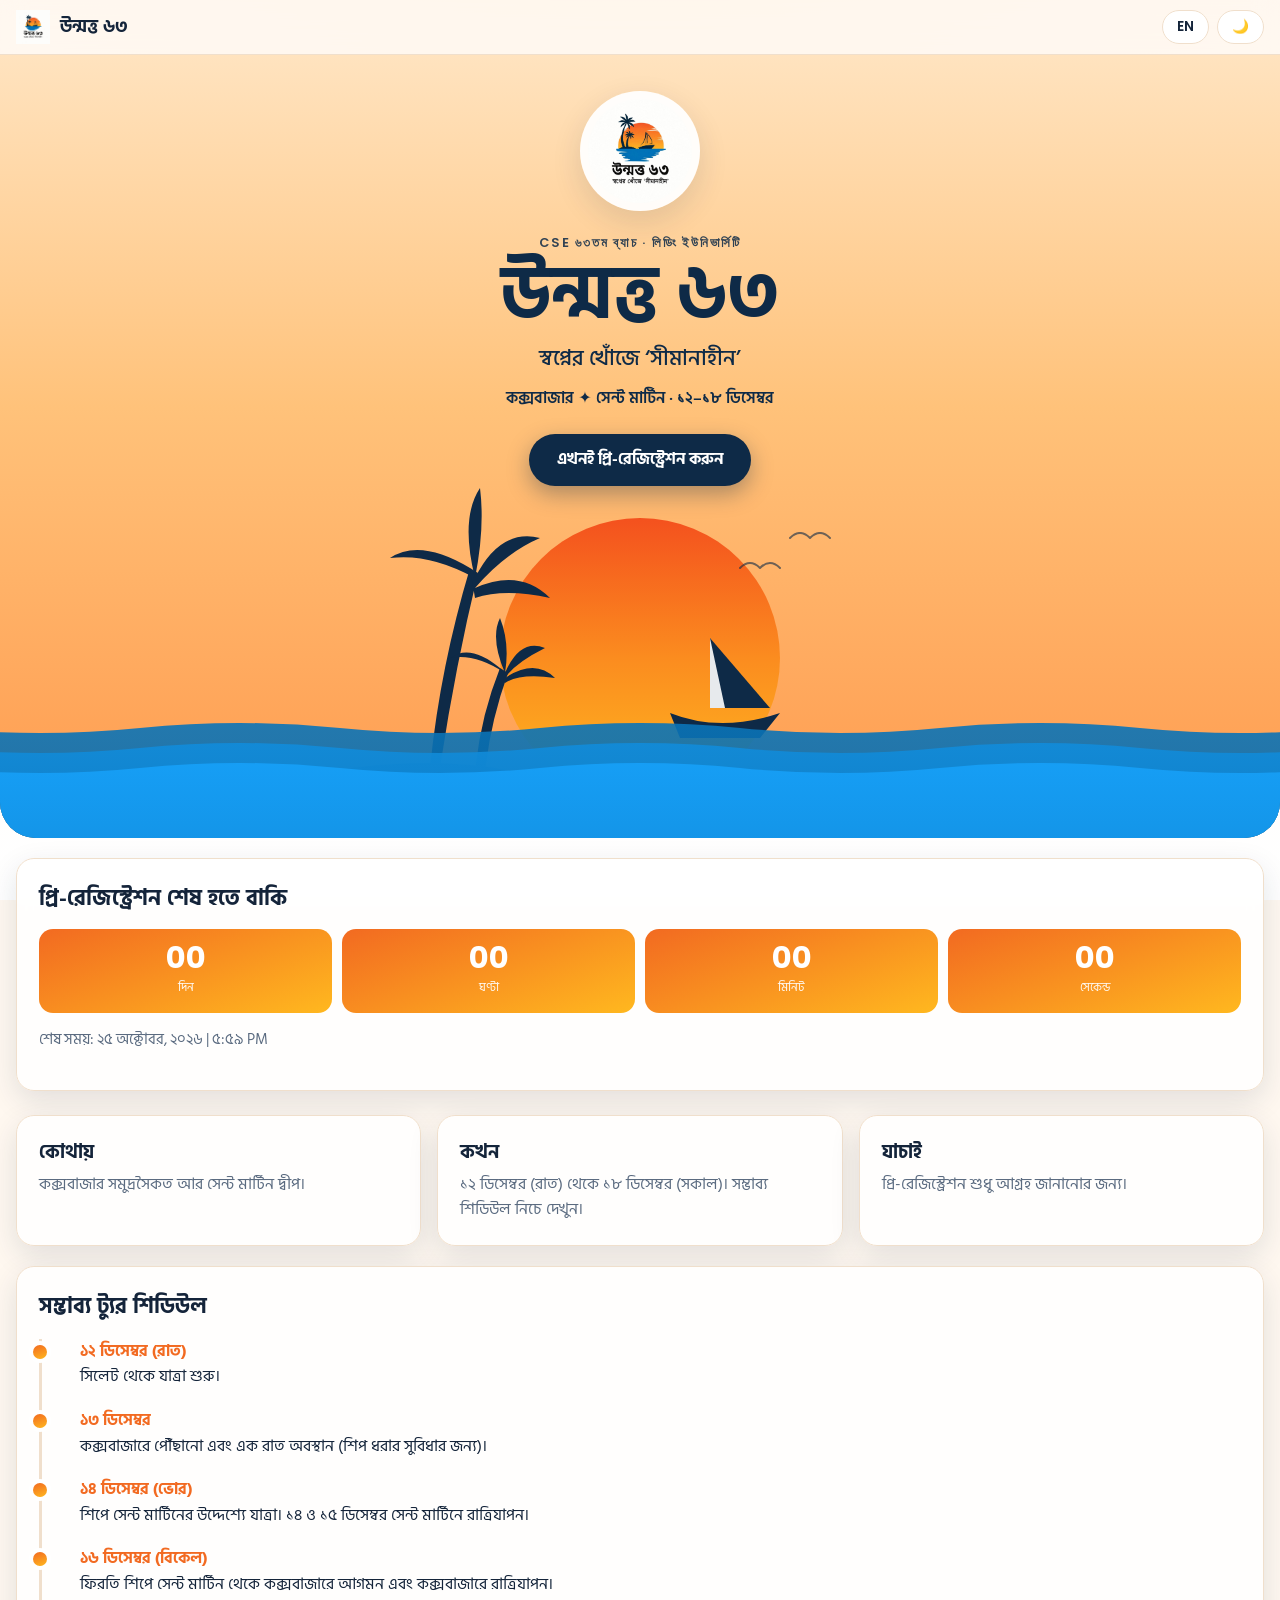
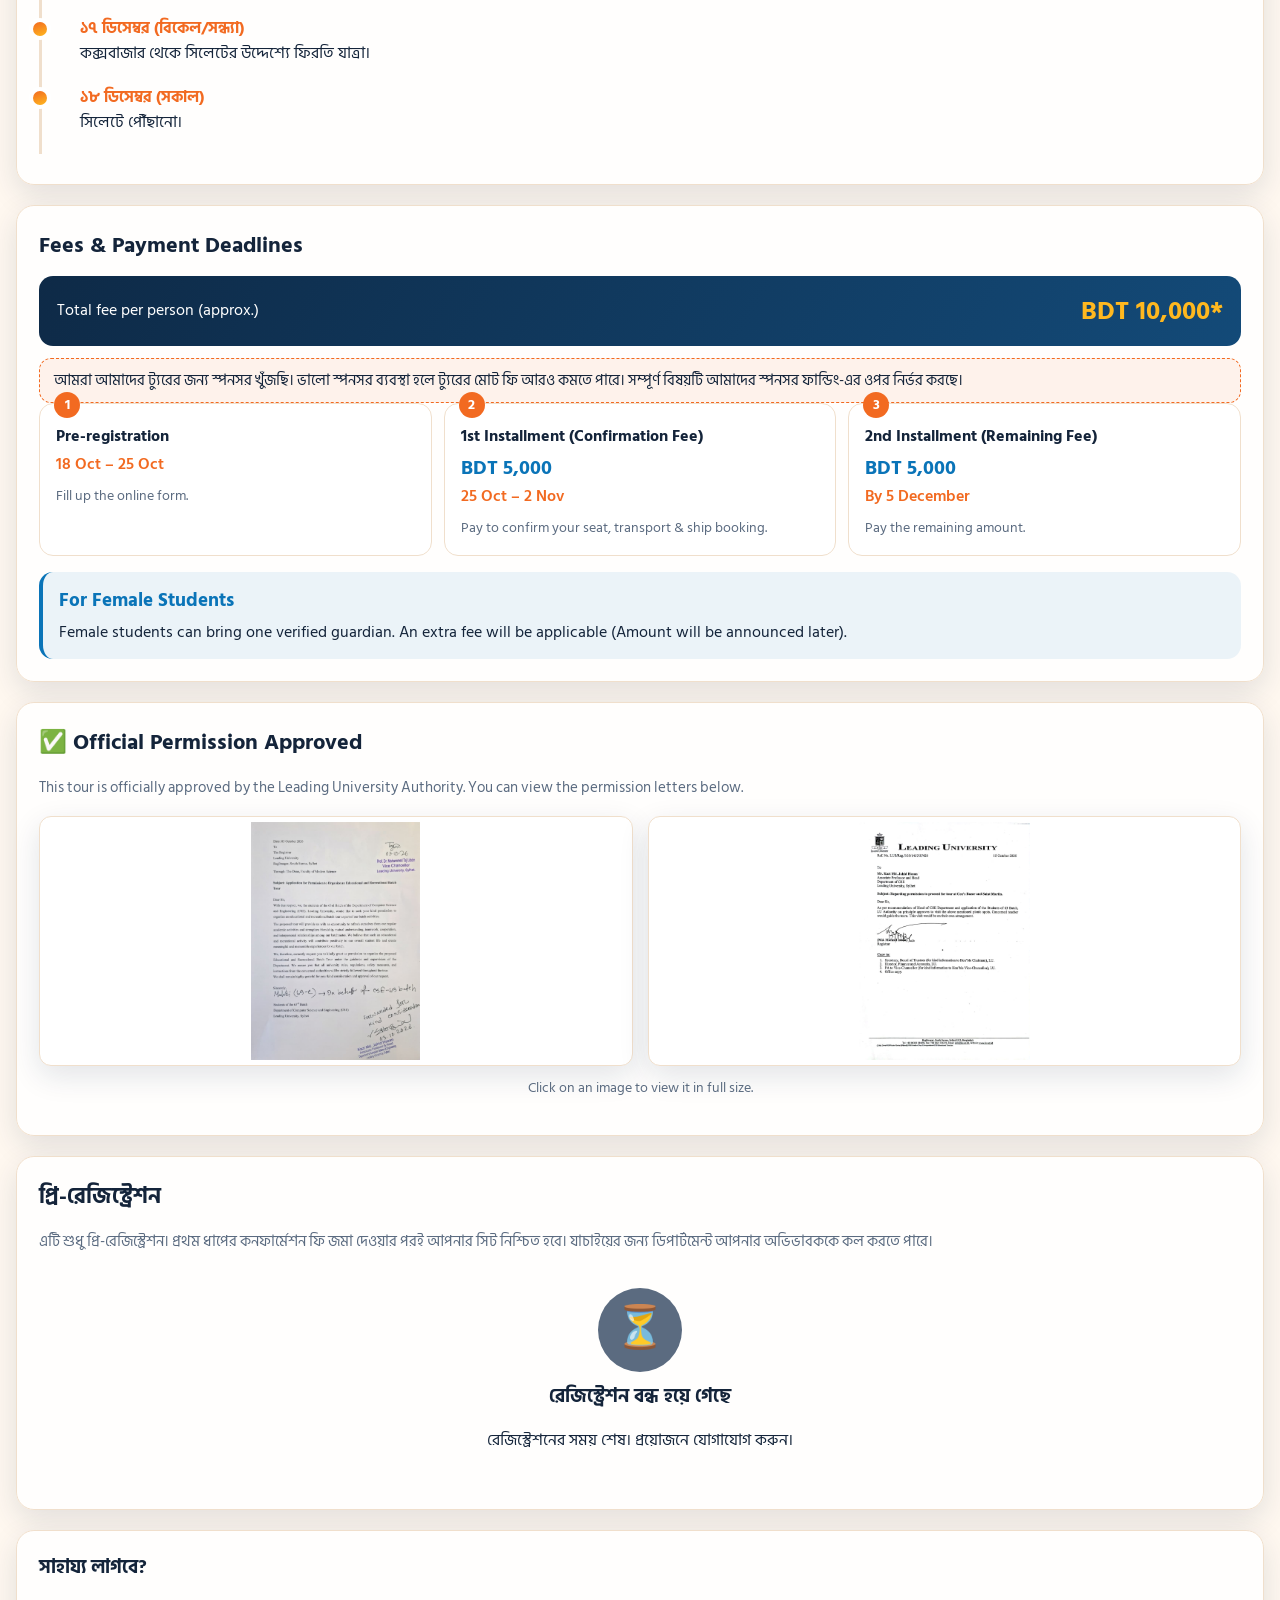
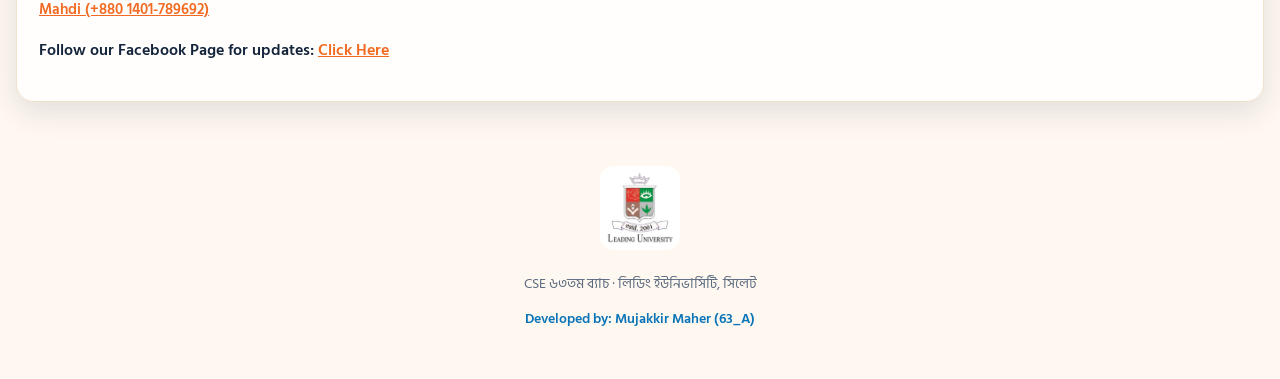
<file: public/index.html>
<!doctype html>
<html lang="bn" data-theme="light">
<head>
  <meta charset="utf-8">
  <meta name="viewport" content="width=device-width, initial-scale=1">
  <title>উন্মত্ত ৬৩ | Tour Pre-registration</title>
  <meta name="robots" content="noindex">
  <meta name="description" content="LU CSE-63 official batch tour registration: Cox's Bazar and Saint Martin, 12-18 December 2026.">
  <meta name="theme-color" content="#f26a21">
  <link rel="icon" href="assets/logo.png">
  <link rel="preconnect" href="https://fonts.googleapis.com">
  <link rel="preconnect" href="https://fonts.gstatic.com" crossorigin>
  <link href="https://fonts.googleapis.com/css2?family=Hind+Siliguri:wght@400;500;600;700&family=Poppins:wght@400;500;600;700&display=swap" rel="stylesheet">
  <link rel="stylesheet" href="style.css">
</head>
<body>
  <div class="sky" aria-hidden="true"></div>

  <header class="topbar">
    <a class="brand" href="#top" aria-label="Unmotto 63">
      <img src="assets/logo.png" alt="" class="brand-logo">
      <span data-i18n="brand">উন্মত্ত ৬৩</span>
    </a>
    <nav class="tools">
      <button id="langBtn" class="chip" type="button" aria-label="Language">EN</button>
      <button id="themeBtn" class="chip" type="button" aria-label="Theme">🌙</button>
    </nav>
  </header>

  <main id="top">
    <!-- HERO -->
    <section class="hero">
      <svg class="scene" viewBox="0 0 800 420" preserveAspectRatio="xMidYMax meet" aria-hidden="true">
        <defs>
          <linearGradient id="sunG" x1="0" y1="0" x2="0" y2="1">
            <stop offset="0%" stop-color="#f4511e"/>
            <stop offset="50%" stop-color="#fb8c1f"/>
            <stop offset="100%" stop-color="#ffb81f"/>
          </linearGradient>
          <linearGradient id="wave1" x1="0" y1="0" x2="0" y2="1">
            <stop offset="0%" stop-color="#0a74b8" />
            <stop offset="100%" stop-color="#0b5f99" />
          </linearGradient>
          <linearGradient id="wave2" x1="0" y1="0" x2="0" y2="1">
            <stop offset="0%" stop-color="#118cdb" />
            <stop offset="100%" stop-color="#0a74b8" />
          </linearGradient>
          <linearGradient id="wave3" x1="0" y1="0" x2="0" y2="1">
            <stop offset="0%" stop-color="#169ef5" />
            <stop offset="100%" stop-color="#118cdb" />
          </linearGradient>
        </defs>

        <g class="sun">
          <circle cx="400" cy="240" r="140" fill="url(#sunG)"/>
        </g>

        <g fill="none" stroke="#0e2a47" stroke-width="2" stroke-linecap="round" stroke-linejoin="round" opacity="0.6">
          <path d="M 500 150 Q 510 140 520 150 Q 530 140 540 150" />
          <path d="M 550 120 Q 560 110 570 120 Q 580 110 590 120" />
        </g>

        <g class="boat">
          <path d="M 470 220 L 530 290 L 470 290 Z" fill="#0e2a47" />
          <path d="M 470 220 L 485 290 L 470 290 Z" fill="#ffffff" opacity="0.9" />
          <path d="M 430 295 Q 480 315 540 295 L 520 320 L 440 320 Z" fill="#0e2a47" />
        </g>

        <g class="palms" fill="#0e2a47">
          <path d="M 50 360 Q 200 330 300 360 Z" />
          <path d="M 190 350 Q 200 250 230 150 L 238 155 Q 215 250 200 350 Z" />
          <path d="M 230 150 Q 180 120 150 140 Q 190 135 235 160 Q 220 100 240 70 Q 245 110 235 160 Q 260 110 300 120 Q 265 135 235 170 Q 280 150 310 180 Q 265 170 235 180 Z" />
          <path d="M 235 355 Q 240 300 260 250 L 268 255 Q 250 305 245 355 Z" />
          <path d="M 260 250 Q 230 225 210 240 Q 235 235 265 255 Q 250 220 260 200 Q 270 225 265 255 Q 280 220 305 230 Q 275 245 265 260 Q 295 240 315 260 Q 280 255 265 265 Z" />
        </g>

        <g class="waves">
          <path class="w w1" d="M -100 310 Q 0 300 100 310 T 300 310 T 500 310 T 700 310 T 900 310 L 900 500 L -100 500 Z" fill="url(#wave1)" opacity="0.9"/>
          <path class="w w2" d="M -100 330 Q 0 320 100 330 T 300 330 T 500 330 T 700 330 T 900 330 L 900 500 L -100 500 Z" fill="url(#wave2)" opacity="0.9"/>
          <path class="w w3" d="M -100 350 Q 0 340 100 350 T 300 350 T 500 350 T 700 350 T 900 350 L 900 500 L -100 500 Z" fill="url(#wave3)"/>
        </g>
      </svg>

      <div class="hero-copy">
        <img src="assets/logo.png" alt="উন্মত্ত ৬৩ logo" class="hero-logo">
        <p class="eyebrow" data-i18n="eyebrow">CSE 63rd Batch · Leading University</p>
        <h1 data-i18n="title">উন্মত্ত ৬৩</h1>
        <p class="tagline" data-i18n="tagline">স্বপ্নের খোঁজে ‘সীমানাহীন’</p>
        <p class="route" data-i18n="route">কক্সবাজার ✦ সেন্ট মার্টিন · ১২–১৮ ডিসেম্বর</p>
        <a href="#register" class="cta" data-i18n="cta">Pre-register now</a>
      </div>
    </section>

    <!-- COUNTDOWN -->
    <section class="card countdown-card" aria-live="polite">
      <h2 data-i18n="cdTitle">Pre-registration closes in</h2>
      <div class="countdown" id="countdown">
        <div><b id="cdD">--</b><span data-i18n="d">Days</span></div>
        <div><b id="cdH">--</b><span data-i18n="h">Hours</span></div>
        <div><b id="cdM">--</b><span data-i18n="m">Min</span></div>
        <div><b id="cdS">--</b><span data-i18n="s">Sec</span></div>
      </div>
      <p class="muted" id="deadlineText"></p>
    </section>

    <!-- INFO (Emojis Removed) -->
    <section class="grid3">
      <article class="card info reveal">
        <h3 data-i18n="i1t">কোথায়</h3>
        <p data-i18n="i1p">কক্সবাজার সমুদ্রসৈকত আর সেন্ট মার্টিন দ্বীপ।</p>
      </article>
      <article class="card info reveal">
        <h3 data-i18n="i2t">কখন</h3>
        <p id="tourDateText" data-i18n="i2p">১২ ডিসেম্বর (রাত) থেকে ১৮ ডিসেম্বর (সকাল)। সম্ভাব্য শিডিউল নিচে দেখুন।</p>
      </article>
      <article class="card info reveal">
        <h3 data-i18n="i3t">যাচাই</h3>
        <p data-i18n="i3p">প্রি-রেজিস্ট্রেশন শুধু আগ্রহ জানানোর জন্য। অভিভাবকের সাথে ফোনে যাচাই করা হবে।</p>
      </article>
    </section>

    <!-- SCHEDULE -->
    <section id="schedule" class="card reveal">
      <h2 data-i18n="scTitle">সম্ভাব্য ট্যুর শিডিউল</h2>
      <ol class="timeline">
        <li><b data-i18n="sc1d"></b><span data-i18n="sc1t"></span></li>
        <li><b data-i18n="sc2d"></b><span data-i18n="sc2t"></span></li>
        <li><b data-i18n="sc3d"></b><span data-i18n="sc3t"></span></li>
        <li><b data-i18n="sc4d"></b><span data-i18n="sc4t"></span></li>
        <li><b data-i18n="sc5d"></b><span data-i18n="sc5t"></span></li>
        <li><b data-i18n="sc6d"></b><span data-i18n="sc6t"></span></li>
      </ol>
    </section>

    <!-- FEES -->
    <section id="fees" class="card reveal">
      <h2 data-i18n="feeTitle">Fees &amp; Payment Deadlines</h2>
      <div class="total">
        <span data-i18n="feeTotal"></span>
        <b data-i18n="feeAmt"></b>
      </div>
      <p class="note" data-i18n="scNote" style="margin-top:10px"></p>
      <div class="paygrid">
        <div class="pay">
          <i>1</i>
          <h3 data-i18n="p1t"></h3>
          <em data-i18n="p1d"></em>
          <p data-i18n="p1x"></p>
        </div>
        <div class="pay">
          <i>2</i>
          <h3 data-i18n="p2t"></h3>
          <strong data-i18n="p2a"></strong>
          <em data-i18n="p2d"></em>
          <p data-i18n="p2x"></p>
        </div>
        <div class="pay">
          <i>3</i>
          <h3 data-i18n="p3t"></h3>
          <strong data-i18n="p3a"></strong>
          <em data-i18n="p3d"></em>
          <p data-i18n="p3x"></p>
        </div>
      </div>
      <div class="fem">
        <h3 data-i18n="femTitle"></h3>
        <p data-i18n="femText"></p>
      </div>
    </section>

    <!-- OFFICIAL APPROVAL -->
    <section id="approval" class="card reveal">
      <h2>✅ Official Permission Approved</h2>
      <p class="muted">This tour is officially approved by the Leading University Authority. You can view the permission letters below.</p>

      <div class="approval-grid">
        <a href="assets/approval-1.jpg" target="_blank">
          <img src="assets/approval-1.jpg" alt="Approval Letter 1" class="approval-img" loading="lazy" decoding="async">
        </a>
        <a href="assets/approval-2.jpg" target="_blank">
          <img src="assets/approval-2.jpg" alt="Approval Letter 2" class="approval-img" loading="lazy" decoding="async">
        </a>
      </div>

      <p class="muted" style="text-align: center; margin-top: 12px; font-size: 0.85rem;">Click on an image to view it in full size.</p>
    </section>

    <!-- FORM -->
    <section id="register" class="card form-card reveal">
      <h2 data-i18n="formTitle">Pre-registration</h2>
      <p class="muted" data-i18n="formNote">এটি শুধু প্রি-রেজিস্ট্রেশন। প্রথম ধাপের কনফার্মেশন ফি জমা দেওয়ার পরই আপনার সিট নিশ্চিত হবে। যাচাইয়ের জন্য আমরা আপনার অভিভাবককে কল করতে পারি।</p>

      <ol class="steps" id="steps" aria-hidden="true">
        <li class="on"><i>1</i><span data-i18n="st1">You</span></li>
        <li><i>2</i><span data-i18n="st2">Contact</span></li>
        <li><i>3</i><span data-i18n="st3">Guardian</span></li>
      </ol>
      <div class="bar"><div id="bar"></div></div>

      <form id="regForm" novalidate autocomplete="on">
        <div class="hp" aria-hidden="true">
          <label>Website <input type="text" name="website" tabindex="-1" autocomplete="off"></label>
        </div>

        <fieldset class="step active" data-step="1">
          <label class="field">
            <span data-i18n="fName">Full name (as on ID card)</span>
            <input name="name" type="text" required minlength="3" maxlength="80" autocomplete="name">
            <small class="err"></small>
          </label>
          <label class="field">
            <span data-i18n="fId">Student ID</span>
            <input name="studentId" type="text" inputmode="numeric" required maxlength="16" autocomplete="off">
            <small class="err"></small>
          </label>
          <label class="field">
            <span data-i18n="fSection">Section</span>
            <select name="section" required></select>
            <small class="err"></small>
          </label>
          <div class="field">
            <span data-i18n="fTshirt">T-shirt size</span>
            <div class="seg wrap">
              <label><input type="radio" name="tshirt" value="S" required><b>S</b></label>
              <label><input type="radio" name="tshirt" value="M"><b>M</b></label>
              <label><input type="radio" name="tshirt" value="L"><b>L</b></label>
              <label><input type="radio" name="tshirt" value="XL"><b>XL</b></label>
              <label><input type="radio" name="tshirt" value="XXL"><b>XXL</b></label>
            </div>
            <small class="err"></small>
          </div>
        </fieldset>

        <fieldset class="step" data-step="2">
          <label class="field">
            <span data-i18n="fMobile">Your mobile number</span>
            <input name="mobile" type="tel" inputmode="tel" required placeholder="01XXXXXXXXX" autocomplete="tel">
            <small class="err"></small>
          </label>
          <label class="check">
            <input type="checkbox" name="whatsappSame" checked>
            <span data-i18n="fWa">This number is on WhatsApp</span>
          </label>
          <div class="field">
            <span data-i18n="fGender">Gender</span>
            <div class="seg">
              <label><input type="radio" name="gender" value="Male" required><b data-i18n="gM">Male</b></label>
              <label><input type="radio" name="gender" value="Female"><b data-i18n="gF">Female</b></label>
            </div>
            <small class="err"></small>
          </div>
          <div class="field" id="femBlock" hidden>
            <span data-i18n="fBring">Will a guardian travel with you?</span>
            <div class="seg">
              <label><input type="radio" name="bringGuardian" value="Yes"><b data-i18n="yes">Yes</b></label>
              <label><input type="radio" name="bringGuardian" value="No"><b data-i18n="no">No</b></label>
            </div>
            <small class="err"></small>
          </div>
        </fieldset>

        <fieldset class="step" data-step="3">
          <label class="field">
            <span data-i18n="fGName">Guardian's name</span>
            <input name="guardianName" type="text" required minlength="3" maxlength="80">
            <small class="err"></small>
          </label>
          <label class="field">
            <span data-i18n="fGRel">Relation</span>
            <select name="guardianRelation" required>
              <option value="" data-i18n="select">Select</option>
              <option value="Father" data-i18n="rF">Father</option>
              <option value="Mother" data-i18n="rM">Mother</option>
              <option value="Sibling" data-i18n="rS">Sibling</option>
              <option value="Other" data-i18n="rO">Other</option>
            </select>
            <small class="err"></small>
          </label>
          <label class="field">
            <span data-i18n="fGMobile">Guardian's mobile (we will call to verify)</span>
            <input name="guardianMobile" type="tel" inputmode="tel" required placeholder="01XXXXXXXXX">
            <small class="err"></small>
          </label>
          <label class="check">
            <input type="checkbox" name="consent" required>
            <span data-i18n="fConsent">আমি আমার অভিভাবককে এই ট্যুর সম্পর্কে জানিয়েছি এবং যাচাইয়ের জন্য তার নম্বর ব্যবহারে সম্মত।</span>
          </label>
          <small class="err" id="consentErr"></small>
        </fieldset>

        <div class="actions">
          <button type="button" class="btn ghost" id="prevBtn" data-i18n="back">Back</button>
          <button type="button" class="btn" id="nextBtn" data-i18n="next">Next</button>
          <button type="submit" class="btn primary" id="submitBtn" data-i18n="submit">Submit</button>
        </div>
        <p class="status" id="status" role="status"></p>
      </form>

      <div class="success" id="success" hidden>
        <div class="tick">✓</div>
        <h3 data-i18n="okTitle">Registration received!</h3>
        <p data-i18n="okText">আপনার রেজিস্ট্রেশন সফলভাবে সম্পন্ন হয়েছে। সব আপডেট ব্যাচের গ্রুপে জানানো হবে।</p>
      </div>
    </section>

    <section class="card contact reveal" id="contactBox">
      <h3 data-i18n="cTitle">Need help?</h3>
      <p id="contactText" class="muted"></p>
      <p style="margin-top:12px; font-weight:600;">
        Follow our Facebook Page for updates:
        <a href="https://www.facebook.com/share/1C5TWmXUzJ/" target="_blank" style="color:var(--sun); text-decoration:underline;">Click Here</a>
      </p>
    </section>
  </main>

  <footer class="footer">
    <img src="assets/lu-logo.png" alt="Leading University">
    <p data-i18n="footer">CSE 63rd Batch · Leading University, Sylhet</p>
    <p style="margin-top:12px; font-size:0.85rem; font-weight:600; color:var(--sea);">
      Developed by: Mujakkir Maher (63_A)
    </p>
  </footer>

  <canvas id="confetti" aria-hidden="true"></canvas>
  <script src="config.js"></script>
  <script src="app.js"></script>
</body>
</html>
</file>
<file: public/style.css>
/* ==========================================================================
   1. Root Variables & Theme Setup
   ========================================================================== */
:root {
  --sun: #f26a21;
  --sun2: #ffb81f;
  --sea: #0a74b8;
  --navy: #0e2a47;
  --bg: #fff8f0;
  --bg2: #ffffff;
  --ink: #14243a;
  --muted: #5b6b80;
  --line: #f0dfcc;
  --card: #ffffffd9;
  --shadow: 0 10px 30px rgba(14, 42, 71, 0.12);
  --err: #d63031;
  --ok: #1f9d63;
  --radius: 18px;
}

:root[data-theme="dark"] {
  --bg: #0b1a2c;
  --bg2: #10243b;
  --ink: #eaf2fb;
  --muted: #9fb3c8;
  --line: #223a56;
  --card: #10243bd9;
  --shadow: 0 10px 30px rgba(0, 0, 0, 0.45);
}

/* ==========================================================================
   2. Base & Reset Styles
   ========================================================================== */
* {
  box-sizing: border-box;
}

html {
  scroll-behavior: smooth;
}

body {
  margin: 0;
  font-family: "Hind Siliguri", "Poppins", system-ui, sans-serif;
  color: var(--ink);
  background: var(--bg);
  line-height: 1.6;
  -webkit-font-smoothing: antialiased;
}

.sky {
  position: fixed;
  inset: 0;
  z-index: -1;
  background: radial-gradient(1200px 500px at 50% -10%, #ffd9a840, transparent 60%),
              linear-gradient(180deg, var(--bg), var(--bg2));
}

:root[data-theme="dark"] .sky {
  background: radial-gradient(900px 500px at 50% -10%, #f26a2130, transparent 60%),
              linear-gradient(180deg, var(--bg), var(--bg2));
}

/* ==========================================================================
   3. Topbar & Navigation
   ========================================================================== */
.topbar {
  position: sticky;
  top: 0;
  z-index: 20;
  display: flex;
  justify-content: space-between;
  align-items: center;
  padding: 10px 16px;
  backdrop-filter: blur(12px);
  background: color-mix(in srgb, var(--bg) 78%, transparent);
  border-bottom: 1px solid var(--line);
}

.brand {
  display: flex;
  align-items: center;
  gap: 10px;
  text-decoration: none;
  color: var(--ink);
  font-weight: 700;
  font-size: 1.1rem;
}

.brand-logo {
  width: 34px;
  height: 34px;
  object-fit: contain;
}

.tools {
  display: flex;
  gap: 8px;
}

.chip {
  border: 1px solid var(--line);
  background: var(--bg2);
  color: var(--ink);
  border-radius: 999px;
  padding: 6px 14px;
  font: 600 0.85rem "Poppins", sans-serif;
  cursor: pointer;
  transition: 0.2s;
}

.chip:hover {
  transform: translateY(-1px);
  box-shadow: var(--shadow);
}

/* ==========================================================================
   4. Hero Section & Animations
   ========================================================================== */
main {
  width: 100%;
  max-width: 100%;
  margin: 0 auto;
  padding: 0 16px 40px;
  overflow-x: hidden;
}

.hero {
  --sceneH: min(52vw, 420px);
  position: relative;
  margin: 0 -16px 0;
  padding-bottom: calc(var(--sceneH) * 0.84);
  overflow: hidden;
  border-radius: 0 0 36px 36px;
  background: linear-gradient(180deg, #ffe3bf 0%, #ffc27a 45%, #ff9a4d 100%);
}

:root[data-theme="dark"] .hero {
  background: linear-gradient(180deg, #14233f 0%, #4a2b4f 55%, #c8582b 100%);
}

.scene {
  position: absolute;
  left: 0;
  right: 0;
  bottom: 0;
  width: 100%;
  height: var(--sceneH);
  overflow: visible;
}

.sun circle {
  animation: glow 5s ease-in-out infinite alternate;
  transform-origin: 400px 240px;
}

@keyframes glow {
  from { transform: scale(1); }
  to { transform: scale(1.04); }
}

.boat {
  animation: bob 4s ease-in-out infinite;
}

@keyframes bob {
  0%, 100% { transform: translate(-14px, 0); }
  50% { transform: translate(18px, -3px); }
}

.palms {
  transform-origin: 260px 300px;
  animation: sway 6s ease-in-out infinite alternate;
}

@keyframes sway {
  from { transform: rotate(-0.8deg); }
  to { transform: rotate(0.8deg); }
}

.w1 { animation: wave 7s linear infinite; }
.w2 { animation: wave 5s linear infinite reverse; }
.w3 { animation: wave 9s linear infinite; }

@keyframes wave {
  from { transform: translateX(0); }
  to { transform: translateX(-400px); }
}

.hero-copy {
  position: relative;
  z-index: 2;
  text-align: center;
  padding: 36px 18px 0;
  color: var(--navy);
}

:root[data-theme="dark"] .hero-copy {
  color: #fff;
}

.hero-logo {
  width: 120px;
  height: 120px;
  object-fit: contain;
  background: #fffffff0;
  border-radius: 50%;
  padding: 8px;
  box-shadow: var(--shadow);
  animation: float 5s ease-in-out infinite;
}

@keyframes float {
  50% { transform: translateY(-8px); }
}

.eyebrow {
  margin: 14px 0 0;
  font: 600 0.8rem "Poppins", sans-serif;
  letter-spacing: 0.14em;
  text-transform: uppercase;
  opacity: 0.85;
}

h1 {
  margin: 4px 0;
  font-size: clamp(2.6rem, 10vw, 4.6rem);
  line-height: 1.1;
  font-weight: 700;
}

.tagline {
  font-size: clamp(1.05rem, 3.4vw, 1.4rem);
  margin: 0;
  font-weight: 500;
}

.route {
  margin: 10px 0 22px;
  font-weight: 600;
}

.cta {
  display: inline-block;
  background: var(--navy);
  color: #fff;
  text-decoration: none;
  font-weight: 700;
  padding: 13px 28px;
  border-radius: 999px;
  box-shadow: 0 8px 22px rgba(14, 42, 71, 0.35);
  transition: 0.25s;
}

.cta:hover {
  transform: translateY(-3px) scale(1.03);
  background: var(--sun);
}

:root[data-theme="dark"] .cta {
  background: var(--sun);
}

/* ==========================================================================
   5. Cards & Layout (Countdown, Info Grid) - Full Width
   ========================================================================== */
.card {
  background: var(--card);
  border: 1px solid var(--line);
  border-radius: var(--radius);
  padding: 22px;
  box-shadow: var(--shadow);
  margin-top: 20px;
  backdrop-filter: blur(8px);
  width: 100%; /* Fully stretched */
  max-width: 100%;
}

.muted {
  color: var(--muted);
  font-size: 0.95rem;
}

h2 {
  margin: 0 0 8px;
  font-size: 1.4rem;
}

h3 {
  margin: 0 0 4px;
}

.countdown {
  display: grid;
  grid-template-columns: repeat(4, 1fr);
  gap: 10px;
  margin: 12px 0;
}

.countdown div {
  background: linear-gradient(160deg, var(--sun), var(--sun2));
  color: #fff;
  border-radius: 14px;
  padding: 14px 4px;
  text-align: center;
}

.countdown b {
  display: block;
  font: 700 1.9rem "Poppins", sans-serif;
  line-height: 1;
}

.countdown span {
  font-size: 0.78rem;
  opacity: 0.95;
}

.grid3 {
  display: grid;
  grid-template-columns: repeat(auto-fit, minmax(220px, 1fr));
  gap: 16px;
  margin-top: 4px;
  width: 100%;
  max-width: 100%;
}

.info .ico {
  font-size: 2rem;
}

.info p {
  margin: 4px 0 0;
  color: var(--muted);
}

.info {
  transition: 0.25s;
}

.info:hover {
  transform: translateY(-4px) rotate(-0.4deg);
}

/* ==========================================================================
   6. Form & Steps
   ========================================================================== */
.steps {
  list-style: none;
  display: flex;
  justify-content: space-between;
  padding: 0;
  margin: 14px 0 8px;
}

.steps li {
  display: flex;
  align-items: center;
  gap: 8px;
  color: var(--muted);
  font-weight: 600;
  font-size: 0.9rem;
}

.steps i {
  display: grid;
  place-items: center;
  width: 28px;
  height: 28px;
  border-radius: 50%;
  background: var(--line);
  font-style: normal;
  transition: 0.3s;
}

.steps li.on {
  color: var(--ink);
}

.steps li.on i {
  background: var(--sun);
  color: #fff;
  transform: scale(1.12);
}

.steps li.done i {
  background: var(--ok);
  color: #fff;
}

.bar {
  height: 6px;
  background: var(--line);
  border-radius: 6px;
  overflow: hidden;
  margin-bottom: 18px;
}

#bar {
  height: 100%;
  width: 33%;
  background: linear-gradient(90deg, var(--sun), var(--sun2));
  border-radius: 6px;
  transition: width 0.4s ease;
}

fieldset {
  border: 0;
  padding: 0;
  margin: 0;
  display: none;
}

fieldset.active {
  display: block;
  animation: slide 0.35s ease;
}

@keyframes slide {
  from { opacity: 0; transform: translateX(18px); }
  to { opacity: 1; transform: none; }
}

.field {
  display: block;
  margin-bottom: 14px;
}

.field > span {
  display: block;
  font-weight: 600;
  margin-bottom: 5px;
  font-size: 0.95rem;
}

input[type="text"],
input[type="tel"],
select {
  width: 100%;
  padding: 13px 14px;
  border-radius: 12px;
  border: 1.5px solid var(--line);
  background: var(--bg2);
  color: var(--ink);
  font: inherit;
  font-size: 1rem;
  transition: 0.2s;
}

input:focus,
select:focus {
  outline: none;
  border-color: var(--sun);
  box-shadow: 0 0 0 4px #f26a2126;
}

.field.bad input,
.field.bad select {
  border-color: var(--err);
}

.err {
  display: block;
  color: var(--err);
  min-height: 1.1em;
  font-size: 0.82rem;
  margin-top: 3px;
}

.check {
  display: flex;
  gap: 10px;
  align-items: flex-start;
  margin: 6px 0 12px;
  cursor: pointer;
}

.check input {
  width: 20px;
  height: 20px;
  margin-top: 3px;
  accent-color: var(--sun);
}

.seg {
  display: flex;
  gap: 10px;
}

.seg label {
  flex: 1;
  cursor: pointer;
}

.seg input {
  position: absolute;
  opacity: 0;
}

.seg b {
  display: block;
  text-align: center;
  padding: 12px;
  border: 1.5px solid var(--line);
  border-radius: 12px;
  font-weight: 600;
  transition: 0.2s;
  background: var(--bg2);
}

.seg input:checked + b {
  background: var(--sun);
  color: #fff;
  border-color: var(--sun);
  transform: scale(1.03);
}

.seg.wrap {
  flex-wrap: wrap;
  gap: 8px;
}

.seg.wrap label {
  flex: 1 0 48px;
}

.hp {
  position: absolute;
  left: -9999px;
  width: 1px;
  height: 1px;
  overflow: hidden;
}

.actions {
  display: flex;
  gap: 10px;
  margin-top: 10px;
}

.btn {
  flex: 1;
  border: 0;
  border-radius: 12px;
  padding: 14px;
  font-weight: 700;
  font-size: 1rem;
  font-family: inherit;
  cursor: pointer;
  background: var(--navy);
  color: #fff;
  transition: 0.2s;
}

.btn:hover {
  transform: translateY(-2px);
}

.btn.ghost {
  background: transparent;
  color: var(--ink);
  border: 1.5px solid var(--line);
}

.btn.primary {
  background: linear-gradient(90deg, var(--sun), #e5481d);
}

.btn[disabled] {
  opacity: 0.6;
  cursor: wait;
  transform: none;
}

.status {
  min-height: 1.4em;
  margin: 12px 0 0;
  font-weight: 600;
  text-align: center;
}

.status.bad {
  color: var(--err);
}

.success {
  text-align: center;
  padding: 18px 0;
  animation: slide 0.5s ease;
}

.tick {
  width: 84px;
  height: 84px;
  margin: 0 auto 10px;
  border-radius: 50%;
  background: var(--ok);
  color: #fff;
  display: grid;
  place-items: center;
  font-size: 2.6rem;
  animation: pop 0.6s cubic-bezier(0.2, 1.6, 0.4, 1);
}

@keyframes pop {
  from { transform: scale(0); }
}

.contact h3 {
  margin-bottom: 6px;
}

/* ==========================================================================
   7. Schedule (Timeline) & Fees
   ========================================================================== */
.timeline {
  list-style: none;
  margin: 14px 0 8px;
  padding: 0 0 0 22px;
  border-left: 3px solid var(--line);
}

.timeline li {
  position: relative;
  padding: 0 0 18px 16px;
}

.timeline li::before {
  content: "";
  position: absolute;
  left: -31px;
  top: 6px;
  width: 14px;
  height: 14px;
  border-radius: 50%;
  background: linear-gradient(160deg, var(--sun), var(--sun2));
  box-shadow: 0 0 0 4px var(--bg2);
}

.timeline b {
  display: block;
  color: var(--sun);
  font-weight: 700;
}

.timeline span {
  color: var(--ink);
}

.note {
  margin: 6px 0 0;
  padding: 10px 14px;
  border-radius: 12px;
  background: #f26a2114;
  border: 1px dashed var(--sun);
  font-size: 0.92rem;
}

.total {
  display: flex;
  justify-content: space-between;
  align-items: center;
  gap: 10px;
  margin: 12px 0;
  padding: 14px 18px;
  border-radius: 14px;
  background: linear-gradient(120deg, var(--navy), #134a78);
  color: #fff;
}

.total b {
  font: 700 1.6rem "Hind Siliguri", "Poppins", sans-serif;
  color: var(--sun2);
}

.paygrid {
  display: grid;
  grid-template-columns: repeat(auto-fit, minmax(200px, 1fr));
  gap: 12px;
}

.pay {
  position: relative;
  padding: 16px;
  border: 1.5px solid var(--line);
  border-radius: 14px;
  background: var(--bg2);
}

.pay i {
  position: absolute;
  top: -12px;
  left: 14px;
  display: grid;
  place-items: center;
  width: 26px;
  height: 26px;
  border-radius: 50%;
  background: var(--sun);
  color: #fff;
  font-style: normal;
  font-weight: 700;
  font-size: 0.85rem;
}

.pay h3 {
  font-size: 1rem;
  margin: 4px 0 2px;
}

.pay strong {
  display: block;
  font-size: 1.25rem;
  color: var(--sea);
}

.pay em {
  display: block;
  font-style: normal;
  font-weight: 600;
  color: var(--sun);
}

.pay p {
  margin: 6px 0 0;
  color: var(--muted);
  font-size: 0.9rem;
}

.fem {
  margin-top: 16px;
  padding: 14px 16px;
  border-radius: 14px;
  background: #0a74b814;
  border-left: 4px solid var(--sea);
}

.fem h3 {
  margin: 0 0 4px;
  color: var(--sea);
}

.fem p {
  margin: 0;
}

/* ==========================================================================
   8. Approval Section
   ========================================================================== */
.approval-grid {
  display: flex;
  gap: 15px;
  flex-wrap: wrap;
  margin-top: 15px;
  justify-content: center;
  width: 100%;
}

.approval-grid a {
  flex: 1 1 200px;
  min-width: 0;
  display: block;
  text-decoration: none;
}

.approval-img {
  width: 100%;
  height: 250px;
  object-fit: contain;
  background: #fff;
  border-radius: 12px;
  border: 1.5px solid var(--line);
  box-shadow: var(--shadow);
  transition: transform 0.2s ease, opacity 0.2s ease;
  display: block;
  padding: 5px;
}

.approval-img:hover {
  transform: scale(1.02);
  opacity: 0.9;
}

/* ==========================================================================
   9. Footer & Utility
   ========================================================================== */
.footer {
  text-align: center;
  padding: 24px 16px 34px;
  color: var(--muted);
  font-size: 0.9rem;
}

.footer img {
  height: 84px;
  width: auto;
  background: #fff;
  border-radius: 14px;
  padding: 6px;
}

#confetti {
  position: fixed;
  inset: 0;
  pointer-events: none;
  z-index: 50;
  width: 100%;
  height: 100%;
}

.reveal {
  opacity: 0;
  transform: translateY(22px);
  transition: opacity 0.7s ease, transform 0.7s ease;
}

.reveal.in {
  opacity: 1;
  transform: none;
}

[hidden] {
  display: none !important;
}

/* ==========================================================================
   10. Media Queries
   ========================================================================== */
@media (max-width: 600px) {
  .approval-grid a {
    flex: 1 1 100%;
  }
}

@media (max-width: 520px) {
  .steps span { display: none; }
  .countdown b { font-size: 1.5rem; }
}

@media (prefers-reduced-motion: reduce) {
  *, *::before, *::after {
    animation: none !important;
    transition: none !important;
  }
  .reveal {
    opacity: 1;
    transform: none;
  }
  html {
    scroll-behavior: auto;
  }
}
</file>
